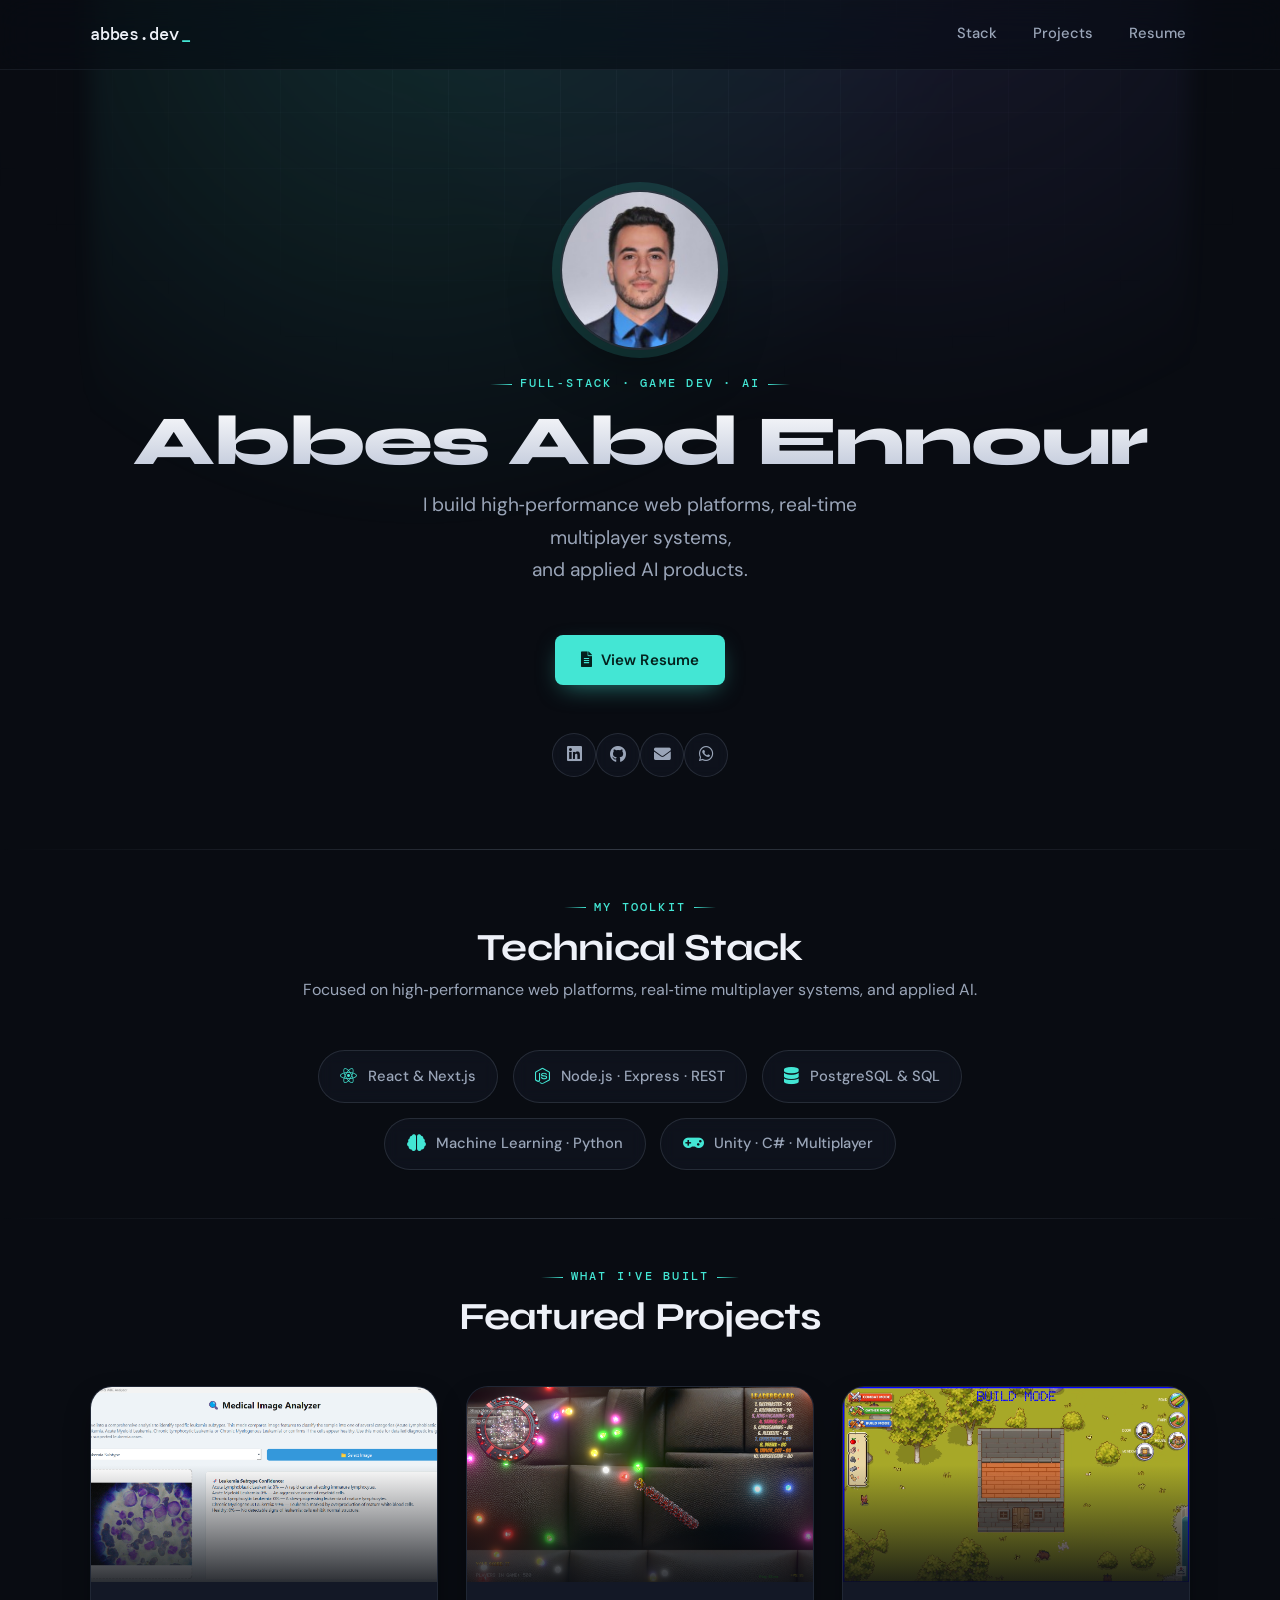
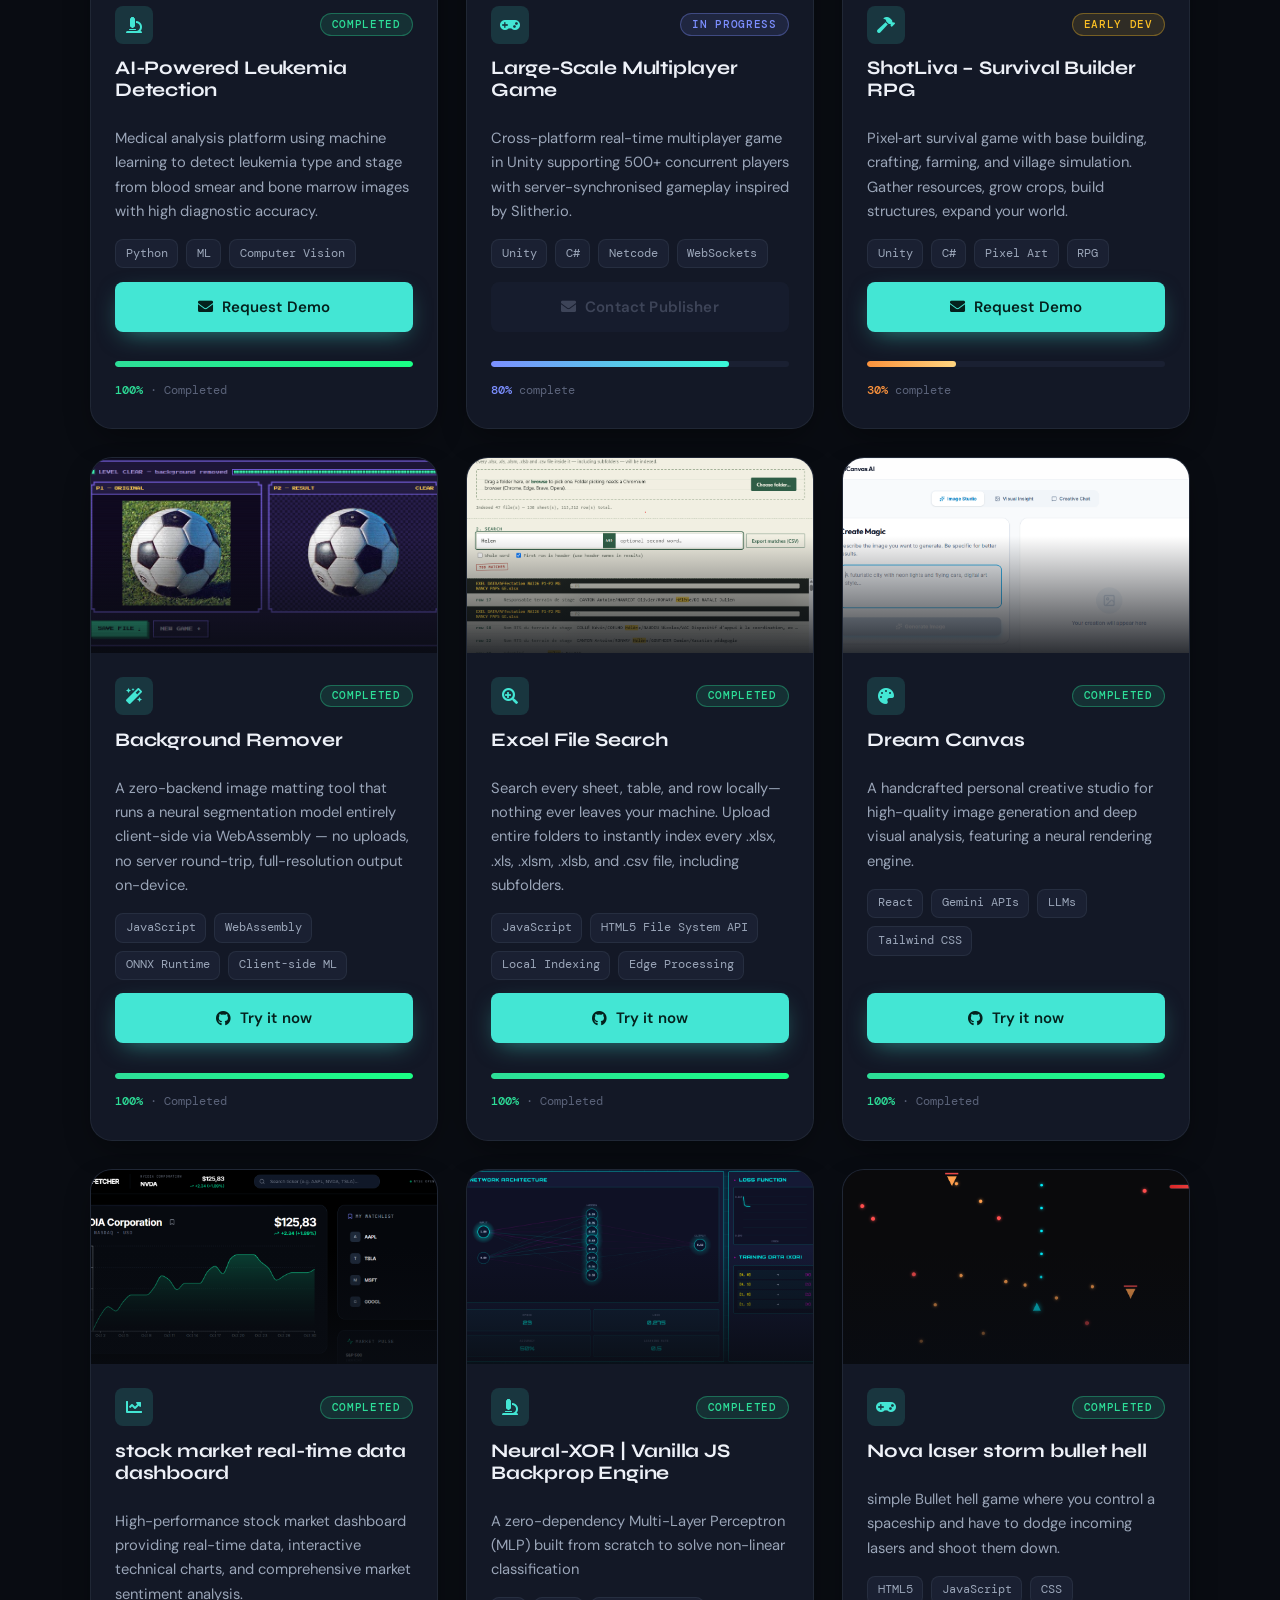
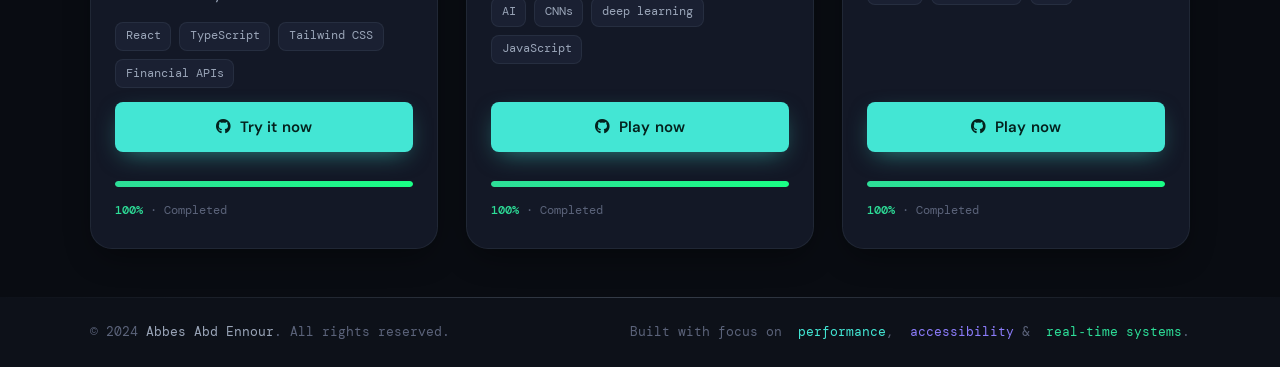
<file: index.html>
<!DOCTYPE html>
<html lang="en">

<head>
  <meta charset="UTF-8" />
  <meta name="viewport" content="width=device-width, initial-scale=1.0" />
  <meta name="description"
    content="Portfolio of Abbes Abd Ennour – senior‑level full‑stack and multiplayer game developer building high‑performance web platforms and real‑time systems." />
  <meta name="author" content="Abbes Abd Ennour" />
  <meta name="keywords"
    content="Abbes Abd Ennour, full stack developer, multiplayer game developer, web developer portfolio, AI developer, JavaScript, React, Node.js, Unity" />

  <!-- Open Graph -->
  <meta property="og:title"       content="Abbes Abd Ennour · Portfolio" />
  <meta property="og:description" content="Full‑Stack & Multiplayer Game Developer" />
  <meta property="og:type"        content="website" />

  <title>Abbes Abd Ennour · Portfolio</title>

  <!-- Favicon -->
  <link rel="icon" href="favicon.png" type="image/x-icon" />

  <!-- Fonts: Syne + DM Sans + DM Mono -->
  <link rel="preconnect" href="https://fonts.googleapis.com" />
  <link rel="preconnect" href="https://fonts.gstatic.com" crossorigin />
  <link
    href="https://fonts.googleapis.com/css2?family=Syne:wght@400;500;600;700;800&family=DM+Sans:ital,opsz,wght@0,9..40,300;0,9..40,400;0,9..40,500;0,9..40,600;1,9..40,400&family=DM+Mono:wght@400;500&display=swap"
    rel="stylesheet" />

  <!-- Vendor -->
  <link rel="stylesheet" href="https://maxcdn.bootstrapcdn.com/bootstrap/4.5.2/css/bootstrap.min.css" />
  <link rel="stylesheet" href="https://cdnjs.cloudflare.com/ajax/libs/font-awesome/5.15.3/css/all.min.css" />

  <!-- Portfolio stylesheet -->
  <link rel="stylesheet" href="style.css" />
</head>

<body id="top">

  <!-- ═══════════════════════════════════════════
       NAVIGATION
  ═══════════════════════════════════════════ -->
  <nav class="nav-glass" aria-label="Primary navigation">
    <div class="container d-flex justify-content-between align-items-center py-3">

      <a href="#top" class="nav-brand">abbes.dev</a>

      <!-- Desktop links -->
      <div class="nav-links d-none d-md-flex align-items-center">
        <a href="#stack">Stack</a>
        <a href="#projects">Projects</a>
        <a href="resume.pdf" target="_blank" rel="noopener noreferrer">
          Resume <i class="fas fa-arrow-up-right-from-square fa-xs ms-1" aria-hidden="true"></i>
        </a>
      </div>

      <!-- Mobile hamburger -->
      <button class="nav-hamburger d-md-none" aria-label="Toggle navigation" aria-expanded="false"
        aria-controls="mobile-menu">
        <span></span><span></span><span></span>
      </button>
    </div>

    <!-- Mobile drawer -->
    <div id="mobile-menu" class="nav-mobile-drawer" aria-hidden="true">
      <a href="#stack"   class="nav-mobile-link">Stack</a>
      <a href="#projects" class="nav-mobile-link">Projects</a>
      <a href="resume.pdf" target="_blank" rel="noopener noreferrer" class="nav-mobile-link">Resume</a>
    </div>
  </nav>

  <!-- ═══════════════════════════════════════════
       HERO
  ═══════════════════════════════════════════ -->
  <header>
    <section id="hero" aria-labelledby="hero-title">
      <div class="container text-center">
        <!-- Avatar -->
        <div class="mb-4" data-reveal style="--reveal-delay:80ms">
          <img src="ana.jpeg"
               alt="Portrait of Abbes Abd Ennour"
               class="hero-avatar"
               loading="eager"
               width="186" height="186" />
        </div>

        <!-- Name -->
        <p class="section-title mb-2" data-reveal style="--reveal-delay:140ms">
          Full‑Stack · Game Dev · AI
        </p>
        <h1 id="hero-title" data-reveal style="--reveal-delay:180ms">
          Abbes Abd Ennour
        </h1>

        <!-- Tagline -->
        <p class="lead mt-2 mb-5" data-reveal style="--reveal-delay:220ms">
          I build high‑performance web platforms,&nbsp;real‑time multiplayer&nbsp;systems,<br
            class="d-none d-md-block" />
          and applied&nbsp;AI&nbsp;products.
        </p>

        <!-- CTAs -->
        <div class="hero-ctas d-flex justify-content-center flex-wrap gap-3 mb-5"
             aria-label="Primary actions" data-reveal style="--reveal-delay:280ms">
          <a href="resume.pdf" target="_blank" rel="noopener noreferrer" class="btn btn-primary">
            <i class="fas fa-file-alt" aria-hidden="true"></i>
            View Resume
          </a>
        </div>

        <!-- Contact icons -->
        <div class="d-flex justify-content-center flex-wrap gap-3"
             aria-label="Contact links" data-reveal style="--reveal-delay:340ms">
          <a href="https://www.linkedin.com/in/abd-ennour-abbes-208170276/"
             target="_blank" rel="noopener noreferrer"
             class="contact-icon" title="LinkedIn profile" aria-label="LinkedIn">
            <i class="fab fa-linkedin" aria-hidden="true"></i>
          </a>
          <a href="https://github.com/abbestlm"
             target="_blank" rel="noopener noreferrer"
             class="contact-icon" title="GitHub profile" aria-label="GitHub">
            <i class="fab fa-github" aria-hidden="true"></i>
          </a>
          <a href="mailto:abbes.abdennour13@gmail.com"
             class="contact-icon" title="Send an email" aria-label="Email">
            <i class="fas fa-envelope" aria-hidden="true"></i>
          </a>
          <a href="https://wa.me/213553379103"
             target="_blank" rel="noopener noreferrer"
             class="contact-icon" title="WhatsApp" aria-label="WhatsApp">
            <i class="fab fa-whatsapp" aria-hidden="true"></i>
          </a>
        </div>

      </div>
    </section>
  </header>

  <!-- ═══════════════════════════════════════════
       MAIN CONTENT
  ═══════════════════════════════════════════ -->
  <main>

    <hr class="section-divider" />

    <!-- ─── Technical Stack ─── -->
    <section id="stack" class="py-5" aria-labelledby="stack-title">
      <div class="container">

        <p class="section-title text-center mb-2" data-reveal>My Toolkit</p>
        <h2 id="stack-title" class="text-center mb-2" data-reveal style="--reveal-delay:60ms">
          Technical Stack
        </h2>
        <p class="text-center mb-5" data-reveal style="color:var(--text-secondary);--reveal-delay:100ms">
          Focused on high‑performance web platforms, real‑time multiplayer systems,&nbsp;and applied&nbsp;AI.
        </p>

        <div class="stack-grid" role="list">

          <div class="stack-pill" role="listitem" tabindex="0" data-reveal style="--reveal-delay:0ms">
            <i class="fab fa-react"    aria-hidden="true"></i>
            <span>React &amp; Next.js</span>
          </div>

          <div class="stack-pill" role="listitem" tabindex="0" data-reveal style="--reveal-delay:50ms">
            <i class="fab fa-node-js"  aria-hidden="true"></i>
            <span>Node.js · Express · REST</span>
          </div>

          <div class="stack-pill" role="listitem" tabindex="0" data-reveal style="--reveal-delay:100ms">
            <i class="fas fa-database" aria-hidden="true"></i>
            <span>PostgreSQL &amp; SQL</span>
          </div>

          <div class="stack-pill" role="listitem" tabindex="0" data-reveal style="--reveal-delay:150ms">
            <i class="fas fa-brain"    aria-hidden="true"></i>
            <span>Machine Learning · Python</span>
          </div>

          <div class="stack-pill" role="listitem" tabindex="0" data-reveal style="--reveal-delay:200ms">
            <i class="fas fa-gamepad" aria-hidden="true"></i>
            <span>Unity · C# · Multiplayer</span>
          </div>

        </div>
      </div>
    </section>

    <hr class="section-divider" />

    <!-- ─── Projects ─── -->
    <section id="projects" class="py-5" aria-labelledby="projects-title">
      <div class="container">

        <p class="section-title text-center mb-2" data-reveal>What I've built</p>
        <h2 id="projects-title" class="text-center mb-5" data-reveal style="--reveal-delay:60ms">
          Featured Projects
        </h2>

        <div class="bento-grid" id="projectsRow" role="list" aria-live="polite" aria-label="Project cards">
          <!-- Injected by projects.js -->
        </div>

      </div>
    </section>

  </main>

  <!-- ═══════════════════════════════════════════
       FOOTER
  ═══════════════════════════════════════════ -->
  <footer class="site-footer">
    <hr class="section-divider" />
    <div class="container d-flex flex-column flex-md-row justify-content-between align-items-center py-4 gap-2">

      <p class="mb-0" style="color:var(--text-muted);font-size:0.8rem">
        © 2024 <span style="color:var(--text-secondary)">Abbes Abd Ennour</span>. All rights reserved.
      </p>

      <p class="mb-0" style="color:var(--text-muted);font-size:0.8rem">
        Built with focus on&nbsp;
        <span style="color:var(--accent)">performance</span>,&nbsp;
        <span style="color:var(--accent-spark)">accessibility</span>&nbsp;&amp;&nbsp;
        <span style="color:var(--success)">real‑time systems</span>.
      </p>

    </div>
  </footer>

  <!-- ═══════════════════════════════════════════
       SCRIPTS
  ═══════════════════════════════════════════ -->
  <script src="https://code.jquery.com/jquery-3.5.1.slim.min.js" defer></script>
  <script src="https://cdn.jsdelivr.net/npm/@popperjs/core@2.5.2/dist/umd/popper.min.js" defer></script>
  <script src="https://stackpath.bootstrapcdn.com/bootstrap/4.5.2/js/bootstrap.min.js" defer></script>
  <script src="projects.js" defer></script>
  <script src="main.js" defer></script>

  <!-- Mobile nav + scroll-reveal inline bootstrap -->
  <script>
    // ── Mobile hamburger toggle ──
    const hamburger = document.querySelector('.nav-hamburger');
    const drawer    = document.getElementById('mobile-menu');
    if (hamburger && drawer) {
      hamburger.addEventListener('click', () => {
        const open = hamburger.getAttribute('aria-expanded') === 'true';
        hamburger.setAttribute('aria-expanded', String(!open));
        drawer.setAttribute('aria-hidden', String(open));
        drawer.classList.toggle('is-open', !open);
        hamburger.classList.toggle('is-open', !open);
      });
      // Close drawer when a link is clicked
      drawer.querySelectorAll('a').forEach(a =>
        a.addEventListener('click', () => {
          hamburger.setAttribute('aria-expanded', 'false');
          drawer.setAttribute('aria-hidden',   'true');
          drawer.classList.remove('is-open');
          hamburger.classList.remove('is-open');
        })
      );
    }

    // ── Scroll Reveal ──
    const revealEls = document.querySelectorAll('[data-reveal]');
    if ('IntersectionObserver' in window) {
      const revealObserver = new IntersectionObserver(
        entries => entries.forEach(e => {
          if (e.isIntersecting) {
            e.target.classList.add('reveal', 'is-visible');
            revealObserver.unobserve(e.target);
          }
        }),
        { threshold: 0.12, rootMargin: '0px 0px -40px 0px' }
      );
      window.__revealObserver = revealObserver;
      revealEls.forEach(el => {
        el.classList.add('reveal');
        revealObserver.observe(el);
      });
    } else {
      // Fallback: just show everything
      revealEls.forEach(el => el.classList.add('reveal', 'is-visible'));
    }
  </script>

</body>
</html>
</file>
<file: style.css>
/* ==========================================================================
   ABBES ABD ENNOUR — PORTFOLIO STYLESHEET
   Design language: deep-space control-room dark mode, signal-cyan accent,
   terminal/mono details — grounded in real-time multiplayer & AI systems.
   ========================================================================== */


/* ==========================================================================
   1. DESIGN TOKENS
   ========================================================================== */

:root {
  /* — Surfaces — */
  --bg-primary:      #090c12;
  --bg-secondary:    #0d1119;
  --bg-elevated:     #131826;
  --bg-elevated-2:   #1a2032;
  --panel-glass:     rgba(19, 24, 38, 0.55);
  --panel-glass-soft: rgba(26, 32, 50, 0.35);

  /* — Borders — */
  --border-subtle:   rgba(148, 163, 184, 0.10);
  --border-medium:   rgba(148, 163, 184, 0.18);
  --border-strong:   rgba(148, 163, 184, 0.30);

  /* — Text — */
  --text-primary:    #eef1f8;
  --text-secondary:  #9aa5b8;
  --text-muted:      #5b637a;

  /* — Accents — */
  --accent:          #43e6d4;   /* signal cyan — primary highlight   */
  --accent-dim:      rgba(67, 230, 212, 0.14);
  --accent-spark:    #8b7cfa;   /* violet secondary                  */
  --accent-spark-dim: rgba(139, 124, 250, 0.14);
  --success:         #2dde98;
  --info:            #7c8fff;
  --warning:         #fbbf24;
  --danger:          #f87171;

  /* — Typography — */
  --font-display: "Syne", sans-serif;
  --font-body:    "DM Sans", sans-serif;
  --font-mono:    "DM Mono", monospace;

  /* — Radius — */
  --radius-sm:  8px;
  --radius-md:  14px;
  --radius-lg:  22px;
  --radius-full: 999px;

  /* — Shadow / Depth — */
  --shadow-sm: 0 2px 8px rgba(0, 0, 0, 0.24);
  --shadow-md: 0 12px 32px -8px rgba(0, 0, 0, 0.45);
  --shadow-lg: 0 24px 60px -16px rgba(0, 0, 0, 0.55);
  --shadow-glow: 0 0 0 1px var(--accent-dim), 0 8px 32px -4px rgba(67, 230, 212, 0.20);

  /* — Motion — */
  --ease: cubic-bezier(0.4, 0, 0.2, 1);
  --ease-out: cubic-bezier(0.16, 1, 0.3, 1);
  --dur-fast: 160ms;
  --dur-med:  320ms;
  --dur-slow: 640ms;

  /* — Layout — */
  --container-max: 1180px;
  --header-h: 76px;
}


/* ==========================================================================
   2. GLOBAL RESET & BASE
   ========================================================================== */

*, *::before, *::after { box-sizing: border-box; }

html {
  scroll-behavior: smooth;
  -webkit-text-size-adjust: 100%;
}

body {
  background: var(--bg-primary);
  color: var(--text-primary);
  font-family: var(--font-body);
  font-size: 16px;
  line-height: 1.6;
  font-weight: 400;
  -webkit-font-smoothing: antialiased;
  -moz-osx-font-smoothing: grayscale;
  overflow-x: hidden;
  position: relative;
}

img { max-width: 100%; display: block; }

a {
  color: inherit;
  text-decoration: none;
}

hr { border: none; margin: 0; }

::selection {
  background: var(--accent-dim);
  color: var(--accent);
}

/* Custom thin scrollbar */
::-webkit-scrollbar { width: 10px; }
::-webkit-scrollbar-track { background: var(--bg-primary); }
::-webkit-scrollbar-thumb {
  background: var(--bg-elevated-2);
  border-radius: var(--radius-full);
  border: 2px solid var(--bg-primary);
}
::-webkit-scrollbar-thumb:hover { background: var(--accent-spark); }

.container {
  width: 100%;
  max-width: var(--container-max);
  margin-inline: auto;
  padding-inline: clamp(1.25rem, 4vw, 2.5rem);
}


/* ==========================================================================
   3. BACKGROUND ATMOSPHERE (signature texture)
   ========================================================================== */

/* Faint telemetry grid + ambient glow — reads as "network / netcode",
   grounded in the multiplayer / real-time-systems subject matter. */
body::before {
  content: "";
  position: fixed;
  inset: 0;
  z-index: -2;
  pointer-events: none;
  background-image:
    linear-gradient(var(--border-subtle) 1px, transparent 1px),
    linear-gradient(90deg, var(--border-subtle) 1px, transparent 1px);
  background-size: 56px 56px;
  mask-image: radial-gradient(ellipse 80% 60% at 50% 0%, #000 10%, transparent 75%);
  opacity: 0.5;
}

body::after {
  content: "";
  position: fixed;
  top: -20%;
  left: 50%;
  width: 1100px;
  height: 800px;
  transform: translateX(-50%);
  z-index: -1;
  pointer-events: none;
  background:
    radial-gradient(circle at 30% 20%, rgba(67, 230, 212, 0.14), transparent 55%),
    radial-gradient(circle at 75% 10%, rgba(139, 124, 250, 0.12), transparent 50%);
  filter: blur(10px);
}


/* ==========================================================================
   4. TYPOGRAPHY
   ========================================================================== */

h1, h2, h3, h4 {
  font-family: var(--font-display);
  color: var(--text-primary);
  font-weight: 700;
  letter-spacing: -0.02em;
  line-height: 1.12;
  margin: 0;
}

#hero-title {
  font-size: clamp(2.6rem, 6vw, 4.4rem);
  font-weight: 800;
  letter-spacing: -0.03em;
  background: linear-gradient(180deg, #ffffff 0%, #b9c2d6 100%);
  -webkit-background-clip: text;
  background-clip: text;
  color: transparent;
}

h2 {
  font-size: clamp(1.7rem, 3.4vw, 2.4rem);
}

.section-title {
  font-family: var(--font-mono);
  font-size: 0.78rem;
  font-weight: 500;
  letter-spacing: 0.18em;
  text-transform: uppercase;
  color: var(--accent);
  display: flex;
  align-items: center;
  justify-content: center;
  gap: 0.6em;
}

.section-title::before,
.section-title::after {
  content: "";
  width: 22px;
  height: 1px;
  background: linear-gradient(90deg, transparent, var(--accent));
}
.section-title::after { background: linear-gradient(90deg, var(--accent), transparent); }

.lead {
  font-size: clamp(1.02rem, 2vw, 1.2rem);
  font-weight: 400;
  color: var(--text-secondary);
  max-width: 620px;
  margin-inline: auto;
  line-height: 1.7;
}

p { margin: 0; }


/* ==========================================================================
   5. NAVIGATION
   ========================================================================== */

.nav-glass {
  position: sticky;
  top: 0;
  z-index: 100;
  background: rgba(9, 12, 18, 0.62);
  backdrop-filter: blur(18px) saturate(140%);
  -webkit-backdrop-filter: blur(18px) saturate(140%);
  border-bottom: 1px solid var(--border-subtle);
}

.nav-brand {
  font-family: var(--font-mono);
  font-size: 1.05rem;
  font-weight: 500;
  color: var(--text-primary);
  letter-spacing: -0.01em;
  transition: color var(--dur-fast) var(--ease);
}
.nav-brand::after {
  content: "_";
  color: var(--accent);
  animation: blink 1.1s steps(1) infinite;
  margin-left: 2px;
}
.nav-brand:hover { color: var(--accent); }

.nav-links {
  gap: 2.25rem;
}

.nav-links a {
  position: relative;
  font-size: 0.92rem;
  font-weight: 500;
  color: var(--text-secondary);
  padding-block: 0.4rem;
  transition: color var(--dur-fast) var(--ease);
}

.nav-links a::after {
  content: "";
  position: absolute;
  left: 0;
  bottom: -2px;
  width: 100%;
  height: 1px;
  background: var(--accent);
  transform: scaleX(0);
  transform-origin: right;
  transition: transform var(--dur-med) var(--ease-out);
}

.nav-links a:hover {
  color: var(--text-primary);
}
.nav-links a:hover::after {
  transform: scaleX(1);
  transform-origin: left;
}

/* Hamburger */
.nav-hamburger {
  width: 38px;
  height: 38px;
  display: flex;
  flex-direction: column;
  align-items: center;
  justify-content: center;
  gap: 5px;
  background: transparent;
  border: 1px solid var(--border-medium);
  border-radius: var(--radius-sm);
  cursor: pointer;
  transition: border-color var(--dur-fast) var(--ease), background var(--dur-fast) var(--ease);
}
.nav-hamburger:hover { border-color: var(--accent); background: var(--accent-dim); }

.nav-hamburger span {
  width: 18px;
  height: 2px;
  background: var(--text-primary);
  border-radius: var(--radius-full);
  transition: transform var(--dur-med) var(--ease), opacity var(--dur-fast) var(--ease);
}

.nav-hamburger.is-open span:nth-child(1) { transform: translateY(7px) rotate(45deg); }
.nav-hamburger.is-open span:nth-child(2) { opacity: 0; }
.nav-hamburger.is-open span:nth-child(3) { transform: translateY(-7px) rotate(-45deg); }

/* Mobile drawer */
.nav-mobile-drawer {
  display: flex;
  flex-direction: column;
  max-height: 0;
  overflow: hidden;
  opacity: 0;
  background: var(--bg-secondary);
  border-bottom: 1px solid var(--border-subtle);
  transition: max-height var(--dur-slow) var(--ease-out), opacity var(--dur-med) var(--ease);
}

.nav-mobile-drawer.is-open {
  max-height: 320px;
  opacity: 1;
}

.nav-mobile-link {
  padding: 1rem clamp(1.25rem, 4vw, 2.5rem);
  font-size: 0.98rem;
  font-weight: 500;
  color: var(--text-secondary);
  border-top: 1px solid var(--border-subtle);
  transition: color var(--dur-fast) var(--ease), background var(--dur-fast) var(--ease), padding-left var(--dur-fast) var(--ease);
}
.nav-mobile-link:hover {
  color: var(--accent);
  background: var(--accent-dim);
  padding-left: calc(clamp(1.25rem, 4vw, 2.5rem) + 6px);
}


/* ==========================================================================
   6. HERO
   ========================================================================== */

#hero {
  padding-block: clamp(4.5rem, 10vw, 7.5rem) clamp(3rem, 6vw, 4.5rem);
  position: relative;
}

.hero-avatar {
  display: block;
  width: 160px;
  height: 160px;
  margin-inline: auto;
  border-radius: var(--radius-full);
  object-fit: cover;
  border: 2px solid var(--border-medium);
  box-shadow: 0 0 0 8px var(--accent-dim), var(--shadow-lg);
  animation: float 6s var(--ease) infinite;
}

.hero-ctas {
  gap: 1rem !important;
}

/* Contact icon row */
.contact-icon {
  width: 44px;
  height: 44px;
  display: inline-flex;
  align-items: center;
  justify-content: center;
  font-size: 1.05rem;
  color: var(--text-secondary);
  background: var(--panel-glass);
  border: 1px solid var(--border-medium);
  border-radius: var(--radius-full);
  backdrop-filter: blur(6px);
  transition: color var(--dur-fast) var(--ease),
              border-color var(--dur-fast) var(--ease),
              transform var(--dur-med) var(--ease-out),
              box-shadow var(--dur-med) var(--ease);
}

.contact-icon:hover {
  color: var(--bg-primary);
  background: var(--accent);
  border-color: var(--accent);
  transform: translateY(-4px);
  box-shadow: var(--shadow-glow);
}

.contact-icon:focus-visible {
  outline: 2px solid var(--accent);
  outline-offset: 3px;
}


/* ==========================================================================
   7. BUTTONS (shared: Hero CTA + Project cards)
   ========================================================================== */

.btn {
  font-family: var(--font-body);
  font-size: 0.94rem;
  font-weight: 600;
  letter-spacing: 0.01em;
  border-radius: var(--radius-sm);
  padding: 0.85rem 1.6rem;
  display: inline-flex;
  align-items: center;
  justify-content: center;
  gap: 0.55rem;
  border: none;
  transition: transform var(--dur-med) var(--ease-out),
              box-shadow var(--dur-med) var(--ease),
              background var(--dur-fast) var(--ease),
              opacity var(--dur-fast) var(--ease);
}

.btn.btn-primary {
  background: var(--accent);
  color: #04211d;
  box-shadow: 0 8px 24px -8px rgba(67, 230, 212, 0.55);
}

.btn.btn-primary:hover,
.btn.btn-primary:focus-visible {
  background: #5cf0df;
  transform: translateY(-3px);
  box-shadow: 0 14px 32px -8px rgba(67, 230, 212, 0.65);
  color: #04211d;
}

.btn.btn-primary:active { transform: translateY(-1px); }

.btn.btn-primary:focus-visible {
  outline: 2px solid var(--text-primary);
  outline-offset: 2px;
}

.btn.disabled,
.btn[aria-disabled="true"] {
  background: var(--bg-elevated-2);
  color: var(--text-muted);
  box-shadow: none;
  cursor: not-allowed;
  pointer-events: none;
  opacity: 0.6;
}


/* ==========================================================================
   8. SECTION DIVIDERS
   ========================================================================== */

.section-divider {
  height: 1px;
  width: 100%;
  background: linear-gradient(90deg, transparent, var(--border-strong) 50%, transparent);
}


/* ==========================================================================
   9. SKILLS / STACK
   ========================================================================== */

#stack { padding-block: clamp(2.5rem, 6vw, 4rem); }

.stack-grid {
  display: flex;
  flex-wrap: wrap;
  justify-content: center;
  gap: 0.9rem;
  max-width: 880px;
  margin-inline: auto;
}

.stack-pill {
  display: inline-flex;
  align-items: center;
  gap: 0.65rem;
  padding: 0.85rem 1.35rem;
  font-size: 0.92rem;
  font-weight: 500;
  color: var(--text-secondary);
  background: var(--panel-glass);
  border: 1px solid var(--border-medium);
  border-radius: var(--radius-full);
  backdrop-filter: blur(8px);
  cursor: default;
  transition: transform var(--dur-med) var(--ease-out),
              border-color var(--dur-fast) var(--ease),
              box-shadow var(--dur-med) var(--ease),
              color var(--dur-fast) var(--ease);
}

.stack-pill i {
  font-size: 1.05rem;
  color: var(--accent);
  transition: transform var(--dur-med) var(--ease-out);
}

.stack-pill:hover,
.stack-pill:focus-visible {
  color: var(--text-primary);
  border-color: var(--accent);
  transform: translateY(-4px);
  box-shadow: var(--shadow-glow);
}

.stack-pill:hover i { transform: scale(1.15) rotate(-6deg); }

.stack-pill:focus-visible { outline: none; }


/* ==========================================================================
   10. PROJECTS
   ========================================================================== */

#projects { padding-block: clamp(2.5rem, 6vw, 4.5rem) clamp(4rem, 8vw, 6rem); }

.bento-grid {
  display: grid;
  grid-template-columns: repeat(auto-fill, minmax(320px, 1fr));
  gap: 1.75rem;
}

.bento-card {
  display: flex;
  flex-direction: column;
  background: var(--bg-elevated);
  border: 1px solid var(--border-subtle);
  border-radius: var(--radius-lg);
  overflow: hidden;
  box-shadow: var(--shadow-md);
  transition: transform var(--dur-med) var(--ease-out),
              border-color var(--dur-med) var(--ease),
              box-shadow var(--dur-med) var(--ease);
}

.bento-card:hover {
  transform: translateY(-6px);
  border-color: var(--border-strong);
  box-shadow: var(--shadow-lg), var(--shadow-glow);
}

.card-img-wrap {
  position: relative;
  aspect-ratio: 16 / 9;
  overflow: hidden;
  background: var(--bg-secondary);
}

.card-img-wrap::after {
  content: "";
  position: absolute;
  inset: 0;
  background: linear-gradient(180deg, transparent 40%, rgba(9, 12, 18, 0.85) 100%);
}

.card-img-wrap img {
  width: 100%;
  height: 100%;
  object-fit: cover;
  transition: transform var(--dur-slow) var(--ease-out);
}

.bento-card:hover .card-img-wrap img { transform: scale(1.07); }

.card-body {
  display: flex;
  flex-direction: column;
  flex: 1;
  padding: 1.5rem 1.5rem 1.75rem;
  gap: 0.85rem;
}

.card-header-row {
  display: flex;
  align-items: center;
  justify-content: space-between;
}

.card-icon {
  width: 38px;
  height: 38px;
  display: flex;
  align-items: center;
  justify-content: center;
  font-size: 1rem;
  color: var(--accent);
  background: var(--accent-dim);
  border-radius: var(--radius-sm);
}

.card-badge {
  font-family: var(--font-mono);
  font-size: 0.7rem;
  font-weight: 500;
  letter-spacing: 0.06em;
  text-transform: uppercase;
  padding: 0.3rem 0.7rem;
  border-radius: var(--radius-full);
  border: 1px solid;
  line-height: 1;
}

.card-title {
  font-size: 1.2rem;
  font-weight: 700;
  letter-spacing: -0.01em;
  color: var(--text-primary);
}

.card-text {
  font-size: 0.92rem;
  color: var(--text-secondary);
  line-height: 1.65;
}

.card-tags {
  display: flex;
  flex-wrap: wrap;
  gap: 0.5rem;
  margin-top: 0.15rem;
}

.tag {
  font-family: var(--font-mono);
  font-size: 0.72rem;
  color: var(--text-secondary);
  background: var(--bg-elevated-2);
  border: 1px solid var(--border-subtle);
  border-radius: var(--radius-sm);
  padding: 0.28rem 0.6rem;
  transition: color var(--dur-fast) var(--ease), border-color var(--dur-fast) var(--ease);
}

.bento-card:hover .tag {
  color: var(--text-primary);
  border-color: var(--border-strong);
}

.btn-container { margin-top: 0.4rem; }
.btn-container .btn { width: 100%; }

.progress {
  height: 6px;
  width: 100%;
  background: var(--bg-elevated-2);
  border-radius: var(--radius-full);
  overflow: hidden;
}

.progress-bar {
  height: 100%;
  border-radius: var(--radius-full);
  transition: width var(--dur-slow) var(--ease-out);
}

.progress-label {
  font-family: var(--font-mono);
  font-size: 0.76rem;
  color: var(--text-muted);
  display: flex;
  align-items: center;
}

.progress-pct { font-weight: 500; }


/* ==========================================================================
   11. FOOTER
   ========================================================================== */

.site-footer {
  background: var(--bg-secondary);
}

.site-footer p { font-family: var(--font-mono); }


/* ==========================================================================
   12. SCROLL REVEAL & MICRO-INTERACTIONS
   ========================================================================== */

[data-reveal].reveal {
  opacity: 0;
  transform: translateY(24px);
  transition: opacity var(--dur-slow) var(--ease-out),
              transform var(--dur-slow) var(--ease-out);
  transition-delay: var(--reveal-delay, 0ms);
}

[data-reveal].reveal.is-visible {
  opacity: 1;
  transform: translateY(0);
}

@keyframes blink {
  0%, 45% { opacity: 1; }
  50%, 100% { opacity: 0; }
}

@keyframes float {
  0%, 100% { transform: translateY(0); }
  50% { transform: translateY(-8px); }
}


/* ==========================================================================
   13. RESPONSIVE BREAKPOINTS
   ========================================================================== */

/* Tablet */
@media (max-width: 991px) {
  :root { --container-max: 720px; }
  .bento-grid { grid-template-columns: repeat(auto-fill, minmax(280px, 1fr)); }
}

/* Mobile */
@media (max-width: 575px) {
  :root { --container-max: 100%; }

  .bento-grid { grid-template-columns: 1fr; gap: 1.25rem; }

  .hero-avatar { width: 120px; height: 120px; }

  .contact-icon { width: 40px; height: 40px; }

  .card-body { padding: 1.25rem 1.25rem 1.5rem; }

  .stack-pill { padding: 0.7rem 1.1rem; font-size: 0.86rem; }
}


/* ==========================================================================
   14. ACCESSIBILITY & MOTION PREFERENCES
   ========================================================================== */

a:focus-visible,
button:focus-visible {
  outline: 2px solid var(--accent);
  outline-offset: 3px;
  border-radius: var(--radius-sm);
}

@media (prefers-reduced-motion: reduce) {
  *, *::before, *::after {
    animation-duration: 0.001ms !important;
    animation-iteration-count: 1 !important;
    transition-duration: 0.001ms !important;
    scroll-behavior: auto !important;
  }

  [data-reveal].reveal {
    opacity: 1;
    transform: none;
  }
}
</file>
